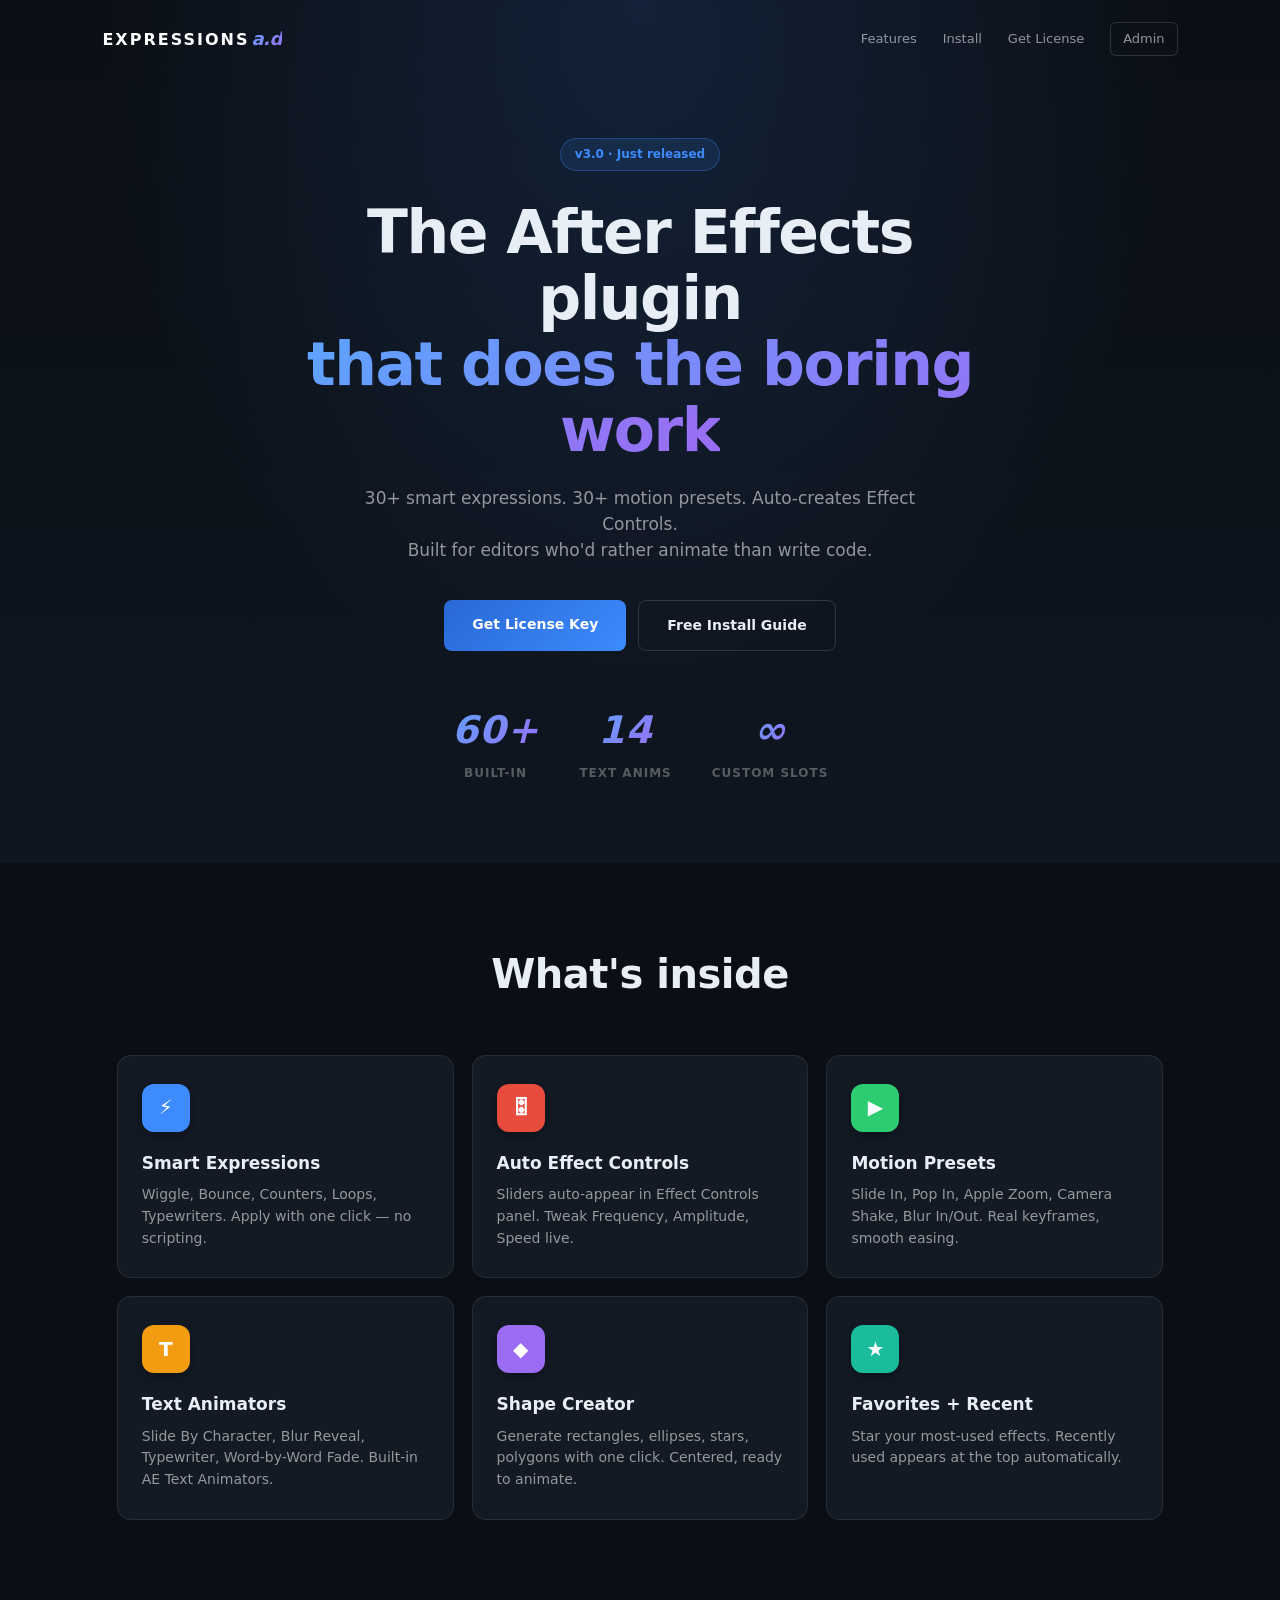
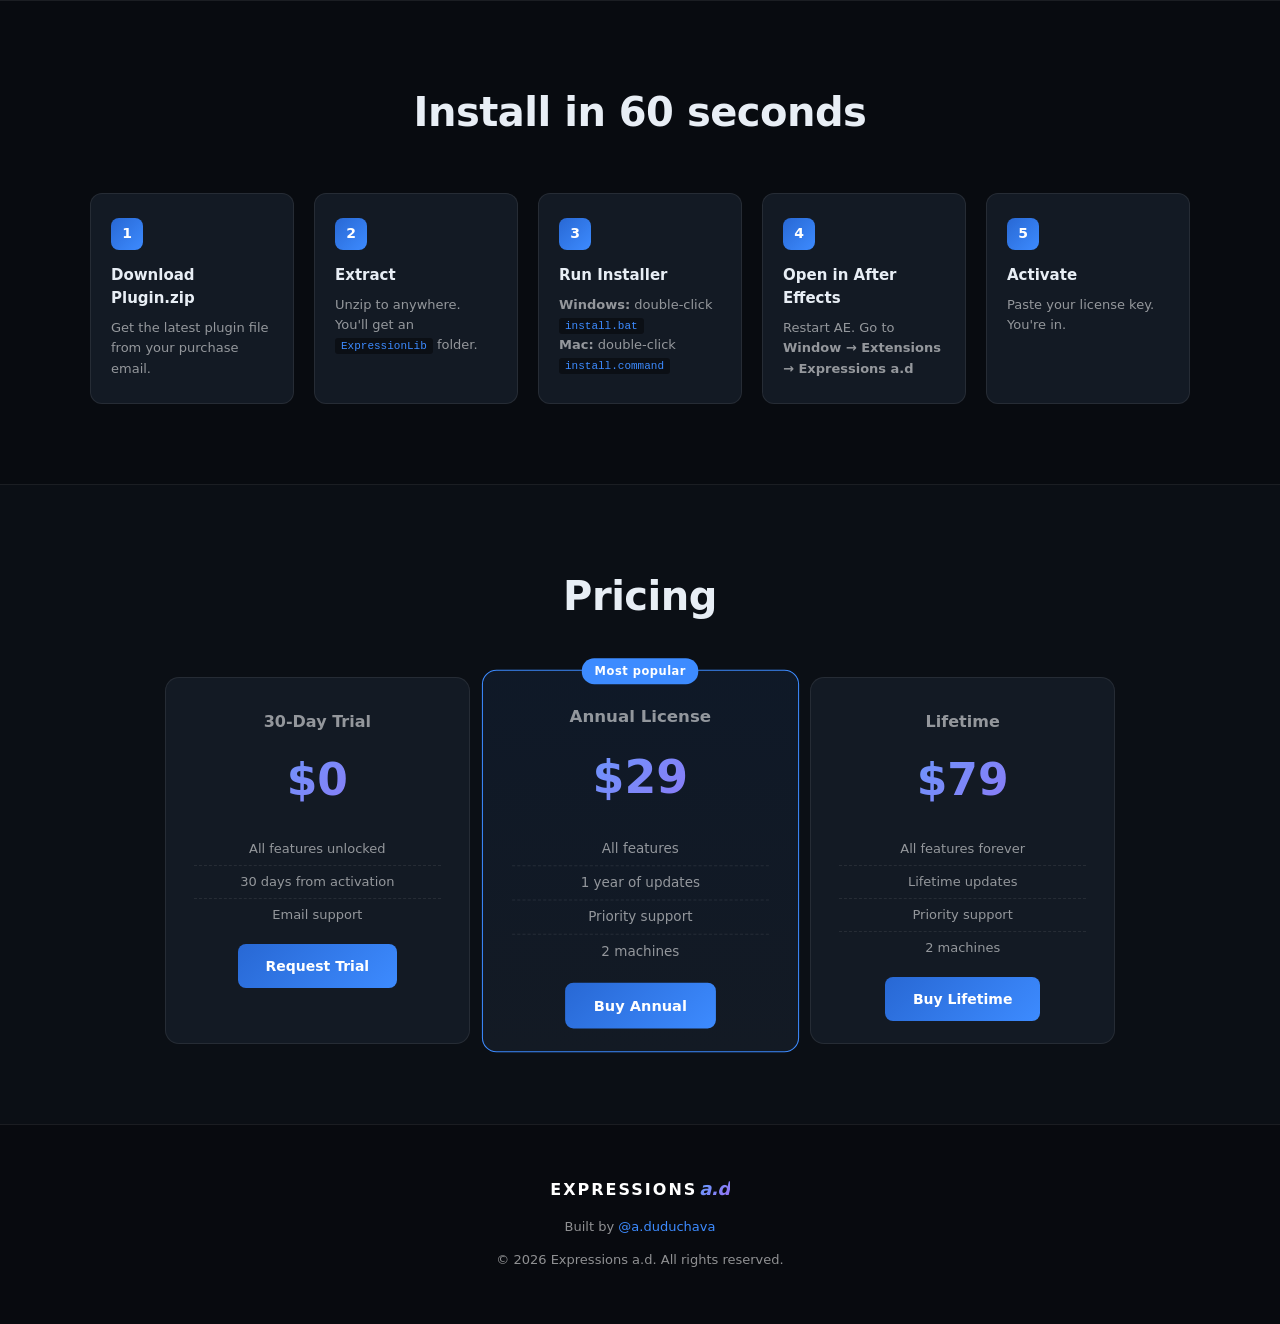
<file: index.html>
<!DOCTYPE html>
<html lang="en">
<head>
  <meta charset="UTF-8" />
  <meta name="viewport" content="width=device-width, initial-scale=1.0" />
  <title>Expressions a.d — After Effects Plugin</title>
  <meta name="description" content="Expressions a.d — premium After Effects plugin. 30+ smart expressions, motion presets, text animations, license-protected." />
  <link rel="stylesheet" href="style.css" />
</head>
<body>

<header class="hero">
  <nav class="nav">
    <div class="logo">
      <span class="logo-main">EXPRESSIONS</span><span class="logo-lib">a.d</span>
    </div>
    <div class="nav-links">
      <a href="#features">Features</a>
      <a href="#install">Install</a>
      <a href="#buy">Get License</a>
      <a href="admin.html" class="admin-link">Admin</a>
    </div>
  </nav>

  <div class="hero-content">
    <div class="badge-pill">v3.0 · Just released</div>
    <h1>The After Effects plugin<br/><span class="grad">that does the boring work</span></h1>
    <p class="hero-sub">30+ smart expressions. 30+ motion presets. Auto-creates Effect Controls.<br/>Built for editors who'd rather animate than write code.</p>

    <div class="hero-cta">
      <a href="#buy" class="btn-primary">Get License Key</a>
      <a href="#install" class="btn-ghost">Free Install Guide</a>
    </div>

    <div class="hero-meta">
      <div class="meta-item"><span class="meta-num">60+</span><span>Built-in</span></div>
      <div class="meta-item"><span class="meta-num">14</span><span>Text anims</span></div>
      <div class="meta-item"><span class="meta-num">∞</span><span>Custom slots</span></div>
    </div>
  </div>
</header>

<section class="features" id="features">
  <h2>What's inside</h2>
  <div class="feature-grid">
    <div class="feat-card">
      <div class="feat-ico" style="background:#3d8bff">⚡</div>
      <h3>Smart Expressions</h3>
      <p>Wiggle, Bounce, Counters, Loops, Typewriters. Apply with one click — no scripting.</p>
    </div>
    <div class="feat-card">
      <div class="feat-ico" style="background:#e74c3c">🎛</div>
      <h3>Auto Effect Controls</h3>
      <p>Sliders auto-appear in Effect Controls panel. Tweak Frequency, Amplitude, Speed live.</p>
    </div>
    <div class="feat-card">
      <div class="feat-ico" style="background:#2ecc71">▶</div>
      <h3>Motion Presets</h3>
      <p>Slide In, Pop In, Apple Zoom, Camera Shake, Blur In/Out. Real keyframes, smooth easing.</p>
    </div>
    <div class="feat-card">
      <div class="feat-ico" style="background:#f39c12">T</div>
      <h3>Text Animators</h3>
      <p>Slide By Character, Blur Reveal, Typewriter, Word-by-Word Fade. Built-in AE Text Animators.</p>
    </div>
    <div class="feat-card">
      <div class="feat-ico" style="background:#9b6cf3">◆</div>
      <h3>Shape Creator</h3>
      <p>Generate rectangles, ellipses, stars, polygons with one click. Centered, ready to animate.</p>
    </div>
    <div class="feat-card">
      <div class="feat-ico" style="background:#1abc9c">★</div>
      <h3>Favorites + Recent</h3>
      <p>Star your most-used effects. Recently used appears at the top automatically.</p>
    </div>
  </div>
</section>

<section class="install" id="install">
  <h2>Install in 60 seconds</h2>
  <div class="install-grid">
    <div class="step">
      <div class="step-num">1</div>
      <h3>Download Plugin.zip</h3>
      <p>Get the latest plugin file from your purchase email.</p>
    </div>
    <div class="step">
      <div class="step-num">2</div>
      <h3>Extract</h3>
      <p>Unzip to anywhere. You'll get an <code>ExpressionLib</code> folder.</p>
    </div>
    <div class="step">
      <div class="step-num">3</div>
      <h3>Run Installer</h3>
      <p><b>Windows:</b> double-click <code>install.bat</code><br/>
         <b>Mac:</b> double-click <code>install.command</code></p>
    </div>
    <div class="step">
      <div class="step-num">4</div>
      <h3>Open in After Effects</h3>
      <p>Restart AE. Go to <b>Window → Extensions → Expressions a.d</b></p>
    </div>
    <div class="step">
      <div class="step-num">5</div>
      <h3>Activate</h3>
      <p>Paste your license key. You're in.</p>
    </div>
  </div>
</section>

<section class="buy" id="buy">
  <h2>Pricing</h2>
  <div class="price-grid">
    <div class="price-card">
      <h3>30-Day Trial</h3>
      <div class="price">$0</div>
      <ul>
        <li>All features unlocked</li>
        <li>30 days from activation</li>
        <li>Email support</li>
      </ul>
      <a href="mailto:?subject=Expressions a.d - Trial Key Request" class="btn-primary">Request Trial</a>
    </div>
    <div class="price-card featured">
      <div class="featured-tag">Most popular</div>
      <h3>Annual License</h3>
      <div class="price">$29</div>
      <ul>
        <li>All features</li>
        <li>1 year of updates</li>
        <li>Priority support</li>
        <li>2 machines</li>
      </ul>
      <a href="mailto:?subject=Expressions a.d - Annual License" class="btn-primary">Buy Annual</a>
    </div>
    <div class="price-card">
      <h3>Lifetime</h3>
      <div class="price">$79</div>
      <ul>
        <li>All features forever</li>
        <li>Lifetime updates</li>
        <li>Priority support</li>
        <li>2 machines</li>
      </ul>
      <a href="mailto:?subject=Expressions a.d - Lifetime License" class="btn-primary">Buy Lifetime</a>
    </div>
  </div>
</section>

<footer class="footer-site">
  <div class="footer-inner">
    <div class="logo">
      <span class="logo-main">EXPRESSIONS</span><span class="logo-lib">a.d</span>
    </div>
    <p>Built by <a href="https://instagram.com/a.duduchava">@a.duduchava</a></p>
    <p class="copyright">© 2026 Expressions a.d. All rights reserved.</p>
  </div>
</footer>

</body>
</html>
</file>
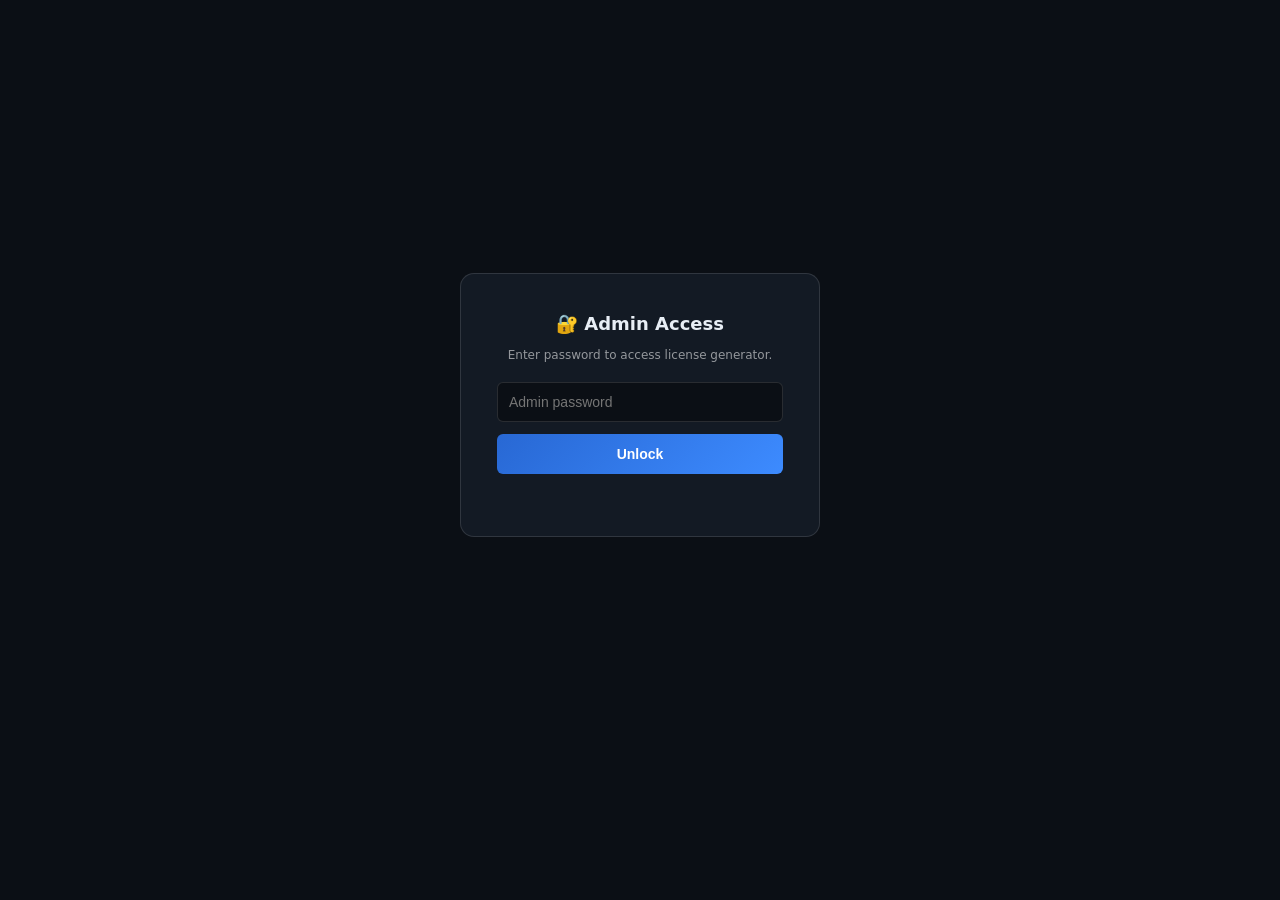
<file: admin.html>
<!DOCTYPE html>
<html lang="en">
<head>
  <meta charset="UTF-8" />
  <meta name="viewport" content="width=device-width, initial-scale=1.0" />
  <title>Expressions a.d — License Admin</title>
  <link rel="stylesheet" href="style.css" />
  <style>
    body { background: #0b0f15; color: #e8eef5; min-height: 100vh; padding: 0; margin: 0; font-family: -apple-system, 'Segoe UI', system-ui, sans-serif; }
    .admin-wrap { max-width: 1100px; margin: 0 auto; padding: 30px 20px; }
    .admin-hdr { display: flex; justify-content: space-between; align-items: center; margin-bottom: 30px; padding-bottom: 16px; border-bottom: 1px solid rgba(255,255,255,.08); }
    .admin-hdr h1 { font-size: 22px; }
    .admin-hdr a { color: #3d8bff; text-decoration: none; font-size: 13px; }

    .lock-screen { display: flex; align-items: center; justify-content: center; min-height: 90vh; }
    .lock-card { background: #131a24; border: 1px solid rgba(255,255,255,.12); border-radius: 14px; padding: 36px; max-width: 360px; width: 100%; text-align: center; }
    .lock-card h2 { margin-bottom: 8px; font-size: 18px; }
    .lock-card p  { font-size: 12px; color: rgba(255,255,255,.55); margin-bottom: 18px; }
    .lock-card input { width: 100%; padding: 11px; background: #0b0f15; border: 1px solid rgba(255,255,255,.12); color: #e8eef5; border-radius: 6px; font-size: 14px; outline: none; margin-bottom: 12px; }
    .lock-card input:focus { border-color: #3d8bff; }
    .lock-card button { width: 100%; padding: 12px; background: linear-gradient(135deg, #2868d4, #3d8bff); color: #fff; border: none; border-radius: 6px; font-size: 14px; font-weight: 700; cursor: pointer; }
    .lock-msg { color: #e74c3c; margin-top: 10px; font-size: 12px; min-height: 16px; }

    .panels { display: grid; grid-template-columns: 1fr 1.2fr; gap: 24px; }
    @media (max-width: 850px) { .panels { grid-template-columns: 1fr; } }

    .panel { background: #131a24; border: 1px solid rgba(255,255,255,.08); border-radius: 12px; padding: 24px; }
    .panel h2 { font-size: 15px; margin-bottom: 16px; padding-bottom: 12px; border-bottom: 1px solid rgba(255,255,255,.06); }

    .field { margin-bottom: 14px; }
    .field label { display: block; font-size: 11px; color: rgba(255,255,255,.6); margin-bottom: 6px; text-transform: uppercase; letter-spacing: .5px; font-weight: 600; }
    .field input { width: 100%; padding: 9px 12px; background: #0b0f15; border: 1px solid rgba(255,255,255,.12); color: #e8eef5; border-radius: 5px; font-size: 13px; outline: none; }
    .field input:focus { border-color: #3d8bff; }

    .row { display: flex; gap: 10px; }
    .row .field { flex: 1; }

    .gen-btn { width: 100%; padding: 12px; background: linear-gradient(135deg, #2868d4, #3d8bff); color: #fff; font-size: 13px; font-weight: 700; border: none; border-radius: 6px; cursor: pointer; transition: .15s ease; }
    .gen-btn:hover { box-shadow: 0 4px 16px rgba(61,139,255,.3); }

    .result-card { margin-top: 18px; padding: 16px; background: #0b0f15; border: 1px dashed rgba(255,255,255,.12); border-radius: 8px; text-align: center; display: none; }
    .result-card.show { display: block; }
    .result-key { font-family: 'Consolas', monospace; font-size: 13px; color: #2ecc71; word-break: break-all; padding: 10px; background: rgba(46,204,113,.05); border-radius: 6px; margin-bottom: 10px; }
    .result-exp { font-size: 11px; color: rgba(255,255,255,.5); margin-bottom: 12px; }
    .copy-btn { padding: 8px 16px; background: #2ecc71; color: #fff; border: none; border-radius: 5px; font-size: 12px; font-weight: 700; cursor: pointer; }

    .history-tbl { width: 100%; border-collapse: collapse; font-size: 12px; }
    .history-tbl th, .history-tbl td { padding: 10px 8px; text-align: left; border-bottom: 1px solid rgba(255,255,255,.05); }
    .history-tbl th { color: rgba(255,255,255,.5); font-weight: 600; font-size: 10px; text-transform: uppercase; letter-spacing: .5px; }
    .history-tbl .key-cell { font-family: 'Consolas', monospace; color: #3d8bff; font-size: 10px; }
    .del-btn { background: #e74c3c; color: #fff; border: none; padding: 4px 8px; border-radius: 3px; font-size: 10px; cursor: pointer; }
    .empty-hist { text-align: center; padding: 30px; color: rgba(255,255,255,.3); font-style: italic; font-size: 12px; }
  </style>
</head>
<body>

<!-- ── PASSWORD LOCK ── -->
<div id="lock" class="lock-screen">
  <div class="lock-card">
    <h2>🔐 Admin Access</h2>
    <p>Enter password to access license generator.</p>
    <input type="password" id="pwInput" placeholder="Admin password" autocomplete="off" />
    <button id="pwBtn">Unlock</button>
    <div class="lock-msg" id="pwMsg"></div>
  </div>
</div>

<!-- ── ADMIN PANEL ── -->
<div id="admin" class="admin-wrap" style="display:none">
  <div class="admin-hdr">
    <h1>🔑 License Admin</h1>
    <a href="index.html">← Back to site</a>
  </div>

  <div class="panels">
    <!-- Generator -->
    <div class="panel">
      <h2>Generate New License</h2>
      <div class="field">
        <label>Customer Name / Email / Note</label>
        <input type="text" id="noteInput" placeholder="e.g., John Doe — order #1234" />
      </div>
      <div class="row">
        <div class="field"><label>Days</label>
          <input type="number" id="daysInput" value="365" min="0" max="36500" /></div>
        <div class="field"><label>Hours</label>
          <input type="number" id="hoursInput" value="0" min="0" max="24" /></div>
        <div class="field"><label>Minutes</label>
          <input type="number" id="minsInput" value="0" min="0" max="60" /></div>
      </div>
      <button class="gen-btn" id="genBtn">⚡ Generate Key</button>

      <div class="result-card" id="result">
        <div class="result-key" id="resultKey"></div>
        <div class="result-exp" id="resultExp"></div>
        <button class="copy-btn" id="copyBtn">📋 Copy Key</button>
      </div>
    </div>

    <!-- History -->
    <div class="panel">
      <h2>Generated Keys (<span id="histCount">0</span>)</h2>
      <table class="history-tbl">
        <thead><tr><th>Customer</th><th>Key</th><th>Expires</th><th></th></tr></thead>
        <tbody id="histBody"></tbody>
      </table>
      <div class="empty-hist" id="emptyHist">No keys generated yet.</div>
    </div>
  </div>
</div>

<script>
// ═══════════════════ CONFIG ═══════════════════
const SECRET_SALT = 'ExpressionsLib2026_xYz!!_SuperSecret_1a2b3c4d';
// CHANGE THIS to your own admin password (basic gate)
const ADMIN_PASS  = 'f92e2c6e0ceb9bf5';
const HIST_KEY    = 'exal_admin_history';

// ═══════════════════ PASSWORD GATE ═══════════════════
document.getElementById('pwBtn').addEventListener('click', tryUnlock);
document.getElementById('pwInput').addEventListener('keydown', e => { if (e.key === 'Enter') tryUnlock(); });

function tryUnlock() {
  const pw = document.getElementById('pwInput').value;
  if (pw === ADMIN_PASS) {
    document.getElementById('lock').style.display = 'none';
    document.getElementById('admin').style.display = '';
    sessionStorage.setItem('exal_admin_unlocked', '1');
    renderHistory();
  } else {
    document.getElementById('pwMsg').textContent = '✗ Wrong password';
  }
}
if (sessionStorage.getItem('exal_admin_unlocked') === '1') {
  document.getElementById('lock').style.display = 'none';
  document.getElementById('admin').style.display = '';
  renderHistory();
}

// ═══════════════════ KEY GENERATOR ═══════════════════
async function generateKey(days, hours, minutes) {
  const enc = new TextEncoder();
  const keyMat = await crypto.subtle.importKey(
    'raw', enc.encode(SECRET_SALT),
    { name: 'HMAC', hash: 'SHA-256' }, false, ['sign']
  );
  const now = Date.now();
  const ms  = (days * 86400000) + (hours * 3600000) + (minutes * 60000);
  const expMs = now + ms;
  const expHex = expMs.toString(16).padStart(12, '0').toUpperCase();
  const rand = new Uint8Array(4);
  crypto.getRandomValues(rand);
  const nonce = Array.from(rand).map(b => b.toString(16).padStart(2,'0')).join('').toUpperCase();
  const payload = expHex + nonce;
  const sigBuf = await crypto.subtle.sign('HMAC', keyMat, enc.encode(payload));
  const hashHex = Array.from(new Uint8Array(sigBuf)).map(b => b.toString(16).padStart(2,'0')).join('').toUpperCase();
  const sig = hashHex.substring(0, 16);
  const raw = 'EXAL' + payload + sig;
  const formatted = raw.match(/.{1,4}/g).join('-');
  return { key: formatted, expMs, expStr: new Date(expMs).toLocaleString() };
}

document.getElementById('genBtn').addEventListener('click', async () => {
  const days  = parseInt(document.getElementById('daysInput').value, 10) || 0;
  const hours = parseInt(document.getElementById('hoursInput').value, 10) || 0;
  const mins  = parseInt(document.getElementById('minsInput').value, 10) || 0;
  const note  = document.getElementById('noteInput').value.trim();

  if (days === 0 && hours === 0 && mins === 0) return alert('Enter a duration.');

  const r = await generateKey(days, hours, mins);
  document.getElementById('resultKey').textContent = r.key;
  document.getElementById('resultExp').textContent = `Expires: ${r.expStr}`;
  document.getElementById('result').classList.add('show');

  saveHistory({
    id: Date.now().toString(),
    note: note || 'Unnamed',
    key: r.key,
    expStr: r.expStr,
    createdStr: new Date().toLocaleString()
  });
  document.getElementById('noteInput').value = '';
});

document.getElementById('copyBtn').addEventListener('click', () => {
  const k = document.getElementById('resultKey').textContent;
  navigator.clipboard.writeText(k).then(() => {
    document.getElementById('copyBtn').textContent = '✓ Copied!';
    setTimeout(() => document.getElementById('copyBtn').textContent = '📋 Copy Key', 1500);
  });
});

// ═══════════════════ HISTORY ═══════════════════
function loadHist() { try { return JSON.parse(localStorage.getItem(HIST_KEY) || '[]'); } catch { return []; } }
function saveHist(h) { localStorage.setItem(HIST_KEY, JSON.stringify(h)); }

function saveHistory(item) {
  const h = loadHist();
  h.unshift(item);
  saveHist(h);
  renderHistory();
}

function removeHist(id) {
  saveHist(loadHist().filter(x => x.id !== id));
  renderHistory();
}

function renderHistory() {
  const h = loadHist();
  document.getElementById('histCount').textContent = h.length;
  const body = document.getElementById('histBody');
  const empty = document.getElementById('emptyHist');
  if (h.length === 0) {
    body.innerHTML = ''; empty.style.display = 'block'; return;
  }
  empty.style.display = 'none';
  body.innerHTML = h.map(x =>
    `<tr><td>${esc(x.note)}</td>
     <td class="key-cell">${esc(x.key)}</td>
     <td>${esc(x.expStr)}</td>
     <td><button class="del-btn" onclick="removeHist('${x.id}')">Remove</button></td></tr>`
  ).join('');
}
function esc(s) { return String(s).replace(/&/g,'&amp;').replace(/</g,'&lt;').replace(/>/g,'&gt;'); }
window.removeHist = removeHist;
</script>
</body>
</html>
</file>
<file: style.css>
/* ═══════════════════════════════════════════
   Expressions a.d — Site
═══════════════════════════════════════════ */

*, *::before, *::after { box-sizing: border-box; margin: 0; padding: 0; }

:root {
  --bg: #0b0f15;
  --bg2: #131a24;
  --bg3: #1a2332;
  --text: #e8eef5;
  --text2: rgba(255,255,255,.55);
  --text3: rgba(255,255,255,.30);
  --border: rgba(255,255,255,.08);
  --border2: rgba(255,255,255,.14);
  --accent: #3d8bff;
  --accent2: #2868d4;
  --grad: linear-gradient(135deg, #5da4ff, #9b6cf3);
  --green: #2ecc71;
}

html { scroll-behavior: smooth; }
body {
  background: var(--bg);
  color: var(--text);
  font-family: -apple-system, 'Segoe UI', Roboto, system-ui, sans-serif;
  font-size: 15px; line-height: 1.55;
  -webkit-font-smoothing: antialiased;
}

a { color: inherit; text-decoration: none; }
img { max-width: 100%; display: block; }

/* ── HERO ── */
.hero {
  min-height: 90vh;
  background: radial-gradient(ellipse at top, rgba(61,139,255,.15) 0%, transparent 60%),
              linear-gradient(180deg, #0b0f15 0%, #0f1620 100%);
  position: relative;
}

.nav {
  display: flex; justify-content: space-between; align-items: center;
  padding: 22px 8%; max-width: 1400px; margin: 0 auto;
}
.logo { display: flex; align-items: baseline; gap: 2px; }
.logo-main {
  font-size: 16px; font-weight: 800; letter-spacing: 2px;
  color: #fff; text-transform: uppercase;
}
.logo-lib {
  font-size: 18px; font-weight: 900; font-style: italic;
  background: var(--grad);
  -webkit-background-clip: text; background-clip: text;
  -webkit-text-fill-color: transparent;
  letter-spacing: -.5px;
}
.nav-links { display: flex; gap: 26px; align-items: center; }
.nav-links a {
  font-size: 13px; color: var(--text2);
  transition: color .15s;
}
.nav-links a:hover { color: var(--text); }
.admin-link {
  padding: 6px 12px; border: 1px solid var(--border2);
  border-radius: 6px; font-size: 12px;
}

.hero-content {
  max-width: 900px; margin: 0 auto;
  text-align: center;
  padding: 60px 6% 80px;
}
.badge-pill {
  display: inline-block;
  padding: 6px 14px;
  background: rgba(61,139,255,.12);
  border: 1px solid rgba(61,139,255,.3);
  color: var(--accent);
  border-radius: 30px;
  font-size: 12px; font-weight: 600;
  margin-bottom: 28px;
}
.hero-content h1 {
  font-size: clamp(36px, 6vw, 60px);
  font-weight: 900;
  line-height: 1.1; letter-spacing: -1.5px;
  margin-bottom: 22px;
}
.grad {
  background: var(--grad);
  -webkit-background-clip: text; background-clip: text;
  -webkit-text-fill-color: transparent;
}
.hero-sub {
  font-size: 17px; color: var(--text2);
  margin-bottom: 36px; max-width: 560px;
  margin-left: auto; margin-right: auto;
}

.hero-cta { display: flex; gap: 12px; justify-content: center; margin-bottom: 50px; flex-wrap: wrap; }
.btn-primary {
  padding: 14px 28px;
  background: linear-gradient(135deg, var(--accent2), var(--accent));
  color: #fff; font-size: 14px; font-weight: 700;
  border-radius: 8px;
  transition: transform .15s, box-shadow .15s;
  cursor: pointer; border: none;
}
.btn-primary:hover {
  transform: translateY(-2px);
  box-shadow: 0 8px 24px rgba(61,139,255,.4);
}
.btn-ghost {
  padding: 14px 28px;
  background: transparent;
  border: 1px solid var(--border2);
  color: var(--text);
  font-size: 14px; font-weight: 700;
  border-radius: 8px;
  transition: background .15s;
}
.btn-ghost:hover { background: var(--bg2); }

.hero-meta {
  display: flex; gap: 40px; justify-content: center; flex-wrap: wrap;
}
.meta-item {
  display: flex; flex-direction: column; align-items: center;
  font-size: 12px; color: var(--text3); text-transform: uppercase;
  letter-spacing: 1px; font-weight: 600;
}
.meta-num {
  font-size: 38px; font-weight: 900;
  background: var(--grad);
  -webkit-background-clip: text; background-clip: text;
  -webkit-text-fill-color: transparent;
  margin-bottom: 4px;
  font-style: italic;
}

/* ── FEATURES ── */
.features { padding: 80px 6%; max-width: 1200px; margin: 0 auto; }
.features h2 {
  font-size: clamp(28px, 4vw, 40px);
  font-weight: 800; letter-spacing: -.5px;
  text-align: center; margin-bottom: 50px;
}

.feature-grid {
  display: grid;
  grid-template-columns: repeat(auto-fit, minmax(280px, 1fr));
  gap: 18px;
}
.feat-card {
  background: var(--bg2);
  border: 1px solid var(--border);
  border-radius: 14px;
  padding: 28px 24px;
  transition: border-color .2s, transform .2s;
}
.feat-card:hover {
  border-color: var(--border2);
  transform: translateY(-4px);
}
.feat-ico {
  width: 48px; height: 48px;
  border-radius: 12px;
  display: flex; align-items: center; justify-content: center;
  font-size: 20px; font-weight: 800;
  color: #fff; margin-bottom: 18px;
  box-shadow: 0 4px 14px rgba(0,0,0,.3);
}
.feat-card h3 { font-size: 17px; margin-bottom: 8px; font-weight: 700; }
.feat-card p { color: var(--text2); font-size: 14px; }

/* ── INSTALL ── */
.install {
  padding: 80px 6%;
  background: rgba(0,0,0,.25);
  border-top: 1px solid var(--border);
  border-bottom: 1px solid var(--border);
}
.install h2 {
  font-size: clamp(28px, 4vw, 40px);
  font-weight: 800; letter-spacing: -.5px;
  text-align: center; margin-bottom: 50px;
}
.install-grid {
  max-width: 1100px; margin: 0 auto;
  display: grid;
  grid-template-columns: repeat(auto-fit, minmax(200px, 1fr));
  gap: 20px;
}
.step {
  background: var(--bg2);
  border: 1px solid var(--border);
  border-radius: 12px;
  padding: 24px 20px;
}
.step-num {
  width: 32px; height: 32px;
  border-radius: 8px;
  background: linear-gradient(135deg, var(--accent2), var(--accent));
  color: #fff;
  display: flex; align-items: center; justify-content: center;
  font-size: 14px; font-weight: 800;
  margin-bottom: 14px;
}
.step h3 { font-size: 15px; margin-bottom: 8px; font-weight: 700; }
.step p { font-size: 13px; color: var(--text2); }
.step code {
  background: var(--bg);
  padding: 2px 6px; border-radius: 3px;
  font-family: 'Consolas', monospace;
  font-size: 11px; color: var(--accent);
}

/* ── PRICING ── */
.buy { padding: 80px 6%; max-width: 1200px; margin: 0 auto; }
.buy h2 {
  font-size: clamp(28px, 4vw, 40px);
  font-weight: 800; letter-spacing: -.5px;
  text-align: center; margin-bottom: 50px;
}
.price-grid {
  display: grid;
  grid-template-columns: repeat(auto-fit, minmax(260px, 1fr));
  gap: 18px;
  max-width: 950px; margin: 0 auto;
}
.price-card {
  background: var(--bg2);
  border: 1px solid var(--border);
  border-radius: 14px;
  padding: 32px 28px;
  text-align: center;
  position: relative;
}
.price-card.featured {
  border-color: var(--accent);
  background: linear-gradient(180deg, rgba(61,139,255,.08), var(--bg2));
  transform: scale(1.04);
}
.featured-tag {
  position: absolute; top: -12px; left: 50%; transform: translateX(-50%);
  background: var(--accent); color: #fff;
  padding: 4px 12px; border-radius: 12px;
  font-size: 11px; font-weight: 700; letter-spacing: .5px;
}
.price-card h3 { font-size: 16px; color: var(--text2); margin-bottom: 12px; }
.price {
  font-size: 44px; font-weight: 900;
  margin-bottom: 18px;
  background: var(--grad);
  -webkit-background-clip: text; background-clip: text;
  -webkit-text-fill-color: transparent;
}
.price-card ul { list-style: none; margin-bottom: 24px; }
.price-card li {
  font-size: 13px; color: var(--text2);
  padding: 6px 0; border-bottom: 1px dashed var(--border);
}
.price-card li:last-child { border-bottom: none; }

/* ── FOOTER ── */
.footer-site {
  padding: 50px 6%;
  border-top: 1px solid var(--border);
  background: rgba(0,0,0,.3);
}
.footer-inner {
  max-width: 900px; margin: 0 auto;
  text-align: center;
}
.footer-inner .logo { justify-content: center; margin-bottom: 14px; }
.footer-inner p { color: var(--text2); font-size: 13px; margin-bottom: 4px; }
.footer-inner a { color: var(--accent); }
.copyright { color: var(--text3); font-size: 11px; margin-top: 12px; }
</file>
